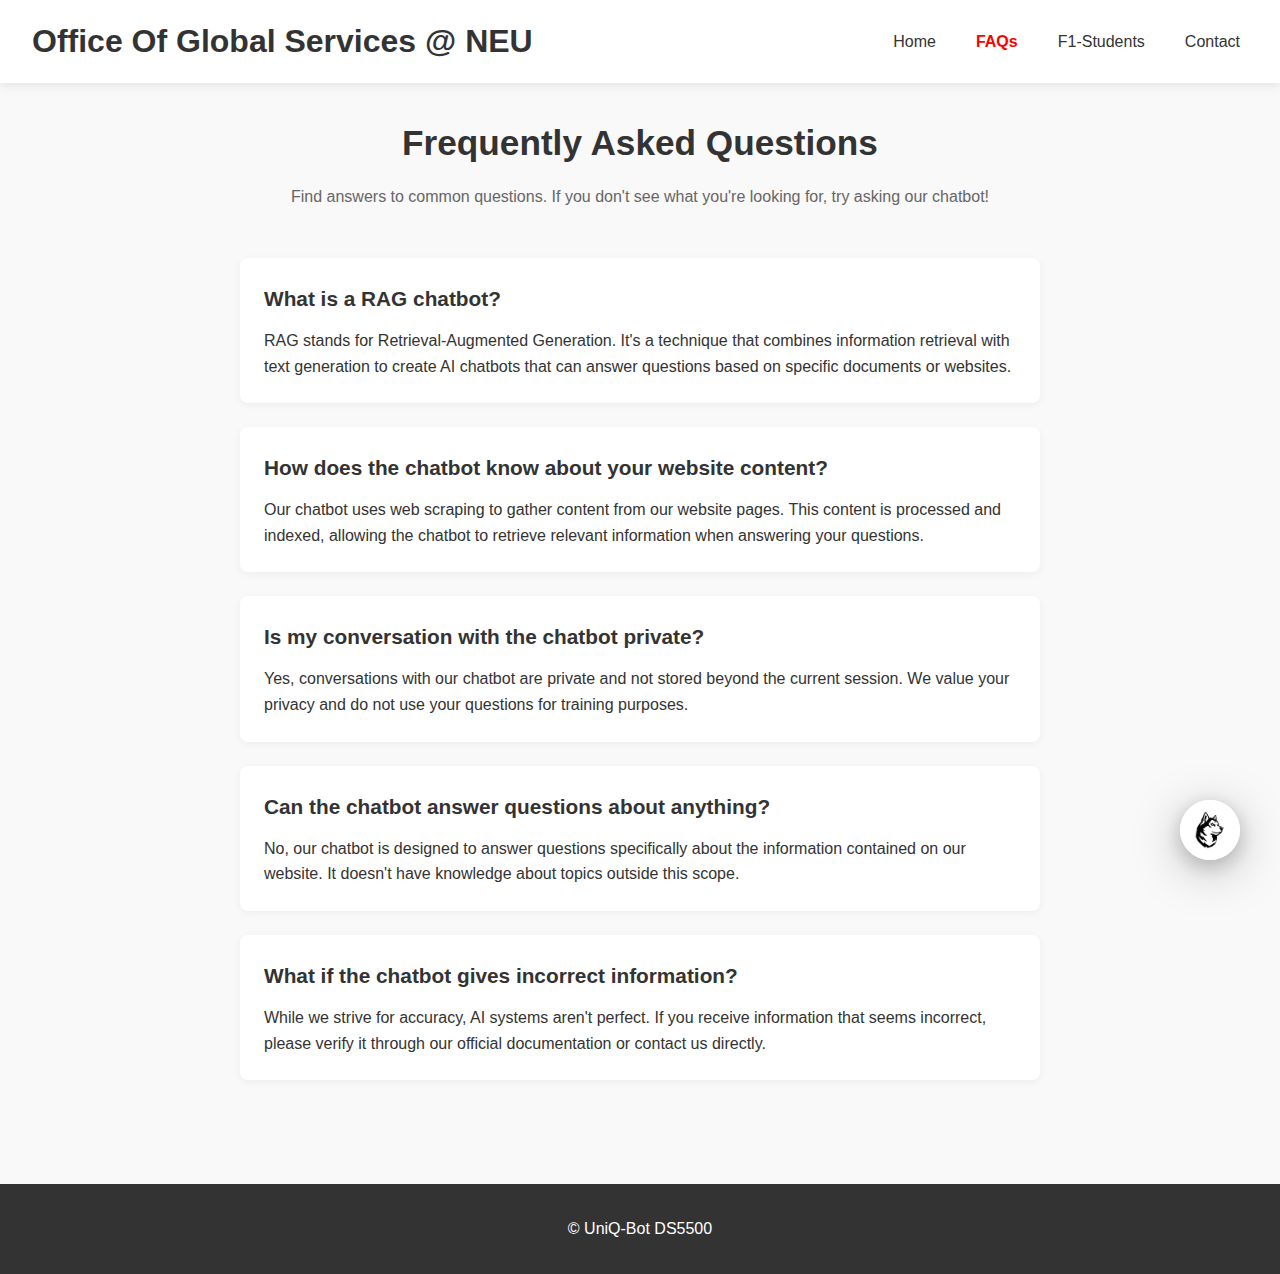
<file: frontend/faqs.html>
<!DOCTYPE html>
<html lang="en">
<head>
    <meta charset="UTF-8">
    <meta name="viewport" content="width=device-width, initial-scale=1.0">
    <title>RAG Chatbot Demo - FAQs</title>
    <link rel="stylesheet" href="style.css">
</head>
<body>

    <main>
        <section class="page-header">
            <h1>Frequently Asked Questions</h1>
            <p>Find answers to common questions. If you don't see what you're looking for, try asking our chatbot!</p>
        </section>

        <section class="faq-content">
            <div class="faq-item">
                <h2>What is a RAG chatbot?</h2>
                <p>RAG stands for Retrieval-Augmented Generation. It's a technique that combines information retrieval with text generation to create AI chatbots that can answer questions based on specific documents or websites.</p>
            </div>
            
            <div class="faq-item">
                <h2>How does the chatbot know about your website content?</h2>
                <p>Our chatbot uses web scraping to gather content from our website pages. This content is processed and indexed, allowing the chatbot to retrieve relevant information when answering your questions.</p>
            </div>
            
            <div class="faq-item">
                <h2>Is my conversation with the chatbot private?</h2>
                <p>Yes, conversations with our chatbot are private and not stored beyond the current session. We value your privacy and do not use your questions for training purposes.</p>
            </div>
            
            <div class="faq-item">
                <h2>Can the chatbot answer questions about anything?</h2>
                <p>No, our chatbot is designed to answer questions specifically about the information contained on our website. It doesn't have knowledge about topics outside this scope.</p>
            </div>
            
            <div class="faq-item">
                <h2>What if the chatbot gives incorrect information?</h2>
                <p>While we strive for accuracy, AI systems aren't perfect. If you receive information that seems incorrect, please verify it through our official documentation or contact us directly.</p>
            </div>
        </section>
    </main>

    <!-- Include chatbot scripts -->
    <script src="common-elements.js"></script>
    <script src="script.js"></script>
</body>
</html>
</file>
<file: frontend/style.css>
/* Global styles */
* {
    margin: 0;
    padding: 0;
    box-sizing: border-box;
}

body {
    font-family: 'Segoe UI', Tahoma, Geneva, Verdana, sans-serif;
    line-height: 1.6;
    color: #333;
    background-color: #f9f9f9;
}

a {
    text-decoration: none;
    color: red;
}

img {
    max-width: 100%;
}

/* Header and Navigation */
header {
    background-color: #fff;
    box-shadow: 0 2px 10px rgba(0, 0, 0, 0.1);
    padding: 1rem 2rem;
    display: flex;
    justify-content: space-between;
    align-items: center;
}

.logo img {
    height: 50px;
}

nav ul {
    display: flex;
    list-style: none;
}

nav ul li {
    margin-left: 1.5rem;
}

nav ul li a {
    color: #333;
    padding: 0.5rem;
    border-radius: 4px;
    transition: all 0.3s ease;
}

nav ul li a:hover {
    background-color: #f0f0f0;
}

nav ul li a.active {
    color: rgb(255, 0, 0);
    font-weight: bold;
}

/* Main content */
main {
    max-width: 1200px;
    margin: 0 auto;
    padding: 2rem;
}

/* Hero section */
.hero {
    text-align: center;
    padding: 3rem 1rem;
    margin-bottom: 2rem;
}

.hero h1 {
    font-size: 2.5rem;
    margin-bottom: 1rem;
    color: #333;
}

.hero p {
    font-size: 1.2rem;
    max-width: 700px;
    margin: 0 auto;
    color: #000000;
}

/* Feature cards */
.features {
    display: grid;
    grid-template-columns: repeat(auto-fit, minmax(300px, 1fr));
    gap: 2rem;
    margin-top: 3rem;
}

.feature-card {
    background: rgb(255, 0, 0);
    box-shadow: 0 4px 12px rgba(0, 0, 0, 0.12);
    border-radius: 8px;
    overflow: hidden;
    box-shadow: 0 4px 12px rgba(0, 0, 0, 0.08);
    transition: transform 0.3s ease;
}

.feature-card:hover {
    transform: translateY(-5px);
}

.feature-card img {
    width: 100%;
    height: 200px;
    object-fit: cover;
}

.feature-card h2 {
    padding: 1.2rem 1.2rem 0.5rem;
    font-size: 1.4rem;
}

.feature-card p {
    padding: 0 1.2rem 1.2rem;
    color: #ffffff;
}

.btn {
    display: inline-block;
    background-color: (255, 0, 0);
    color: rgb(0, 0, 0);
    padding: 0.5rem 1.5rem;
    border-radius: 4px;
    margin: 0.5rem 1.2rem 1.2rem;
    transition: background-color 0.3s ease;
}

.btn:hover {
    background-color: #ffffff;
}

/* Page header */
.page-header {
    text-align: center;
    margin-bottom: 3rem;
}

.page-header h1 {
    font-size: 2.2rem;
    margin-bottom: 0.8rem;
}

.page-header p {
    color: #666666;
    max-width: 700px;
    margin: 0 auto;
}

/* FAQ content */
.faq-content {
    max-width: 800px;
    margin: 0 auto;
}

.faq-item {
    background: white;
    border-radius: 8px;
    padding: 1.5rem;
    margin-bottom: 1.5rem;
    box-shadow: 0 2px 8px rgba(0, 0, 0, 0.05);
}

.faq-item h2 {
    font-size: 1.3rem;
    margin-bottom: 0.8rem;
    color: (255, 0, 0);
}

/* Student resources */
.student-resources {
    display: grid;
    grid-template-columns: repeat(auto-fit, minmax(400px, 1fr));
    gap: 2rem;
}

.resource-card {
    background: white;
    border-radius: 8px;
    overflow: hidden;
    box-shadow: 0 4px 12px rgba(0, 0, 0, 0.08);
    padding-bottom: 1.5rem;
}

.resource-card img {
    width: 100%;
    height: 250px;
    object-fit: cover;
}

.resource-card h2 {
    padding: 1.2rem 1.2rem 0.8rem;
    font-size: 1.4rem;
}

.resource-card p {
    padding: 0 1.2rem 1rem;
    color: #666;
}

.resource-card ul {
    padding: 0 1.2rem 0 2.5rem;
    color: #555;
}

.resource-card li {
    margin-bottom: 0.5rem;
}

/* Contact section */
.contact-content {
    display: grid;
    grid-template-columns: repeat(auto-fit, minmax(300px, 1fr));
    gap: 3rem;
    margin-bottom: 3rem;
}

.contact-info, .contact-form {
    background: white;
    border-radius: 8px;
    padding: 2rem;
    box-shadow: 0 4px 12px rgba(0, 0, 0, 0.08);
}

.contact-detail {
    margin-bottom: 1.5rem;
}

.contact-detail strong {
    display: block;
    margin-bottom: 0.3rem;
    color: (255, 0, 0);
}

.form-group {
    margin-bottom: 1.5rem;
}

.form-group label {
    display: block;
    margin-bottom: 0.5rem;
    font-weight: 500;
}

.form-group input, .form-group textarea {
    width: 100%;
    padding: 0.8rem;
    border: 1px solid #ddd;
    border-radius: 4px;
    font-family: inherit;
    font-size: 1rem;
}

.form-group textarea {
    resize: vertical;
}

.btn-primary {
    background-color: (255, 0, 0);
    color: white;
    border: none;
    padding: 0.8rem 2rem;
    border-radius: 4px;
    cursor: pointer;
    font-size: 1rem;
    transition: background-color 0.3s ease;
}

.btn-primary:hover {
    background-color: #0055aa;
}

.map-section {
    margin-top: 3rem;
    text-align: center;
}

.map-section h2 {
    margin-bottom: 1.5rem;
}

.map-container {
    border-radius: 8px;
    overflow: hidden;
    box-shadow: 0 4px 12px rgba(0, 0, 0, 0.08);
}

/* Footer */
footer {
    background-color: #333;
    color: #fff;
    text-align: center;
    padding: 2rem;
    margin-top: 3rem;
}

/* Chatbot styles */
#chatbot-widget {
    position: fixed;
    bottom: 40px;
    right: 40px;
    box-shadow: 0 10px 50px rgba(0, 0, 0, 0.25), 0 6px 20px rgba(0, 0, 0, 0.2);
    z-index: 1000;
    background-color: #ffffff;
    transition: all 0.3s ease;
    animation: float 3s ease-in-out ;
    overflow: visible;
}

/* Add this new animation */
@keyframes float {
    0% {
        transform: translateY(0px);
    }
    50% {
        transform: translateY(-10px);
    }
    100% {
        transform: translateY(0px);
    }
}

/* Circular chatbot icon when collapsed */
.chatbot-collapsed {
    height: 60px;
    width: 60px;
    border-radius: 50%;
    overflow: hidden;
}

.chatbot-collapsed .chatbot-header {
    height: 100%;
    width: 100%;
    display: flex;
    justify-content: center;
    align-items: center;
    border-radius: 50%;
    background-color: white;
}

.chatbot-collapsed .chatbot-header span {
    display: none;
}

.chatbot-collapsed .chatbot-body {
    display: none;
}

.chatbot-collapsed .chatbot-header:before {
    content: "";
    position: absolute; /* Changed to absolute positioning */
    top: 50%;
    left: 50%;
    transform: translate(-50%, -50%); /* Perfect centering */
    background-image: url('husky-icon.png');
    background-size: contain;
    background-repeat: no-repeat;
    background-position: center;
    width: 40px; /* Adjusted size - you can increase this */
    height: 40px; /* Adjusted size - you can increase this */
}

/* Expanded chatbot remains rectangular */
.chatbot-expanded {
    height: 500px;
    width: 600px;
    border-radius: 10px;
}

.chatbot-expanded .chatbot-header {
    border-radius: 10px 10px 0 0;
    justify-content: space-between;
}

.chatbot-expanded .chatbot-header:before {
    display: none;
}

.chatbot-expanded .chatbot-header span {
    display: inline;
}

.chatbot-expanded .chatbot-body {
    display: flex;
}

.chatbot-header {
    background-color: black;
    color: white;
    padding: 12px 15px;
    display: flex;
    align-items: center;
    cursor: pointer;
}

.chatbot-header span {
    font-weight: bold;
}

#chatbot-toggle {
    background: none;
    border: none;
    color: white;
    cursor: pointer;
    font-size: 16px;
}

.settings-icon {
    width: 20px;
    height: 20px;
    display: inline-block;
}

#chatbot-toggle {
    background: none;
    border: none;
    color: white;
    cursor: pointer;
    padding: 0;
    display: flex;
    align-items: center;
    justify-content: center;
}

.chatbot-header {
    background-color: black;
    color: white;
    padding: 12px 15px;
    display: flex;
    align-items: center;
    justify-content: space-between;
    cursor: pointer;
}

.chatbot-body {
    display: flex;
    flex-direction: column;
    height: calc(100% - 50px);
    overflow: hidden;
}

#chatbot-messages {
    flex: 1;
    overflow-y: auto;
    padding: 15px;
}

.chatbot-input-container {
    display: flex;
    padding: 10px;
    border-top: 1px solid #eee;
}

#chatbot-input {
    flex: 1;
    border: 1px solid #ddd;
    border-radius: 20px;
    padding: 10px 15px;
    margin-right: 10px;
    font-size: 14px;
}

#chatbot-send {
    background-color: (255, 0, 0);
    color: rgb(0, 0, 0);
    border: none;
    border-radius: 20px;
    padding: 10px 15px;
    cursor: pointer;
    font-size: 14px;
}

.message {
    margin-bottom: 10px;
    max-width: 80%;
    padding: 10px 15px;
    border-radius: 15px;
    position: relative;
    clear: both;
}

.user-message {
    background-color: #e6f2ff;
    float: right;
    border-bottom-right-radius: 5px;
}

.bot-message {
    background-color: #f1f1f1;
    float: left;
    border-bottom-left-radius: 5px;
}

.message-time {
    font-size: 0.7rem;
    color: #888;
    margin-top: 4px;
    text-align: right;
}

/* Make the chatbot responsive */
@media (max-width: 600px) {
    .chatbot-expanded {
        width: 90%;
        right: 5%;
        left: 5%;
    }
}

/* Responsive design */
@media (max-width: 768px) {
    header {
        flex-direction: column;
        padding: 1rem;
    }
    
    .logo {
        margin-bottom: 1rem;
    }
    
    nav ul {
        justify-content: center;
        flex-wrap: wrap;
    }
    
    nav ul li {
        margin: 0.5rem;
    }
    
    .features, .student-resources, .contact-content {
        grid-template-columns: 1fr;
    }
}

/* Speech bubble for collapsed chatbot */
.chatbot-collapsed .speech-bubble {
    position: absolute;
    background-color: white;
    border-radius: 24px;
    padding: 10px 15px;
    box-shadow: 0 3px 12px rgba(0, 0, 0, 0.15);
    top: -70px;
    left: -60px; /* Moved further left to use available space */
    font-size: 12px;
    font-family: 'Segoe UI', 'Calibri', sans-serif;
    font-weight: 500;
    letter-spacing: 0.5px;
    color: #444;
    display: none;
    animation: fadeIn 0.3s ease-in-out;
    z-index: 2000;
    pointer-events: none;
}

/* Cloud-style bubble tails */
.chatbot-collapsed .speech-bubble:after,
.chatbot-collapsed .speech-bubble:before {
    content: '';
    position: absolute;
    background: white;
    border-radius: 50%;
    box-shadow: 0 2px 5px rgba(0, 0, 0, 0.1);
}

/* Main tail bubble */
.chatbot-collapsed .speech-bubble:after {
    width: 18px;
    height: 18px;
    bottom: -20px;
    left: 70%;
}

/* Secondary tail bubble */
.chatbot-collapsed .speech-bubble:before {
    width: 12px;
    height: 12px;
    bottom: -35px;
    left: 75%;
}

/* Explicitly hide speech bubble when expanded */
.chatbot-expanded .speech-bubble {
    display: none !important;
}

/* Animation for speech bubble */
@keyframes fadeIn {
    from { opacity: 0; transform: translateY(10px); }
    to { opacity: 1; transform: translateY(0); }
}

/* Show speech bubble on hover */
.chatbot-collapsed:hover .speech-bubble {
    display: block;
}

/* Model selection buttons */
.model-buttons {
    display: flex;
    gap: 10px;
    margin-top: 8px;
    margin-bottom: 15px;
}

.model-button {
    flex: 1;
    padding: 10px;
    border: 2px solid #ddd;
    background-color: #f9f9f9;
    border-radius: 6px;
    cursor: pointer;
    font-weight: 500;
    transition: all 0.2s ease;
}

.model-button:hover {
    background-color: #f0f0f0;
}

.model-button.active {
    border-color: red;
    background-color: #ffebe9;
    color: black;
}

/* Styling for the Save Settings button */
#save-settings {
    background-color: rgb(226, 43, 43); /* Red color to match your UI */
    color: white;
    border: none;
    border-radius: 8px;
    padding: 12px 24px;
    cursor: pointer;
    font-size: 16px;
    font-weight: 600;
    letter-spacing: 0.5px;
    transition: all 0.3s ease;
    box-shadow: 0 2px 5px rgba(0, 0, 0, 0.1);
    margin-top: 20px;
    width: auto;
    display: inline-block;
}

#save-settings:hover {
    background-color: rgb(210, 30, 30); /* Slightly darker on hover */
    transform: translateY(-2px);
    box-shadow: 0 4px 8px rgba(0, 0, 0, 0.15);
}

#save-settings:active {
    transform: translateY(0);
    box-shadow: 0 2px 3px rgba(0, 0, 0, 0.1);
}
</file>
